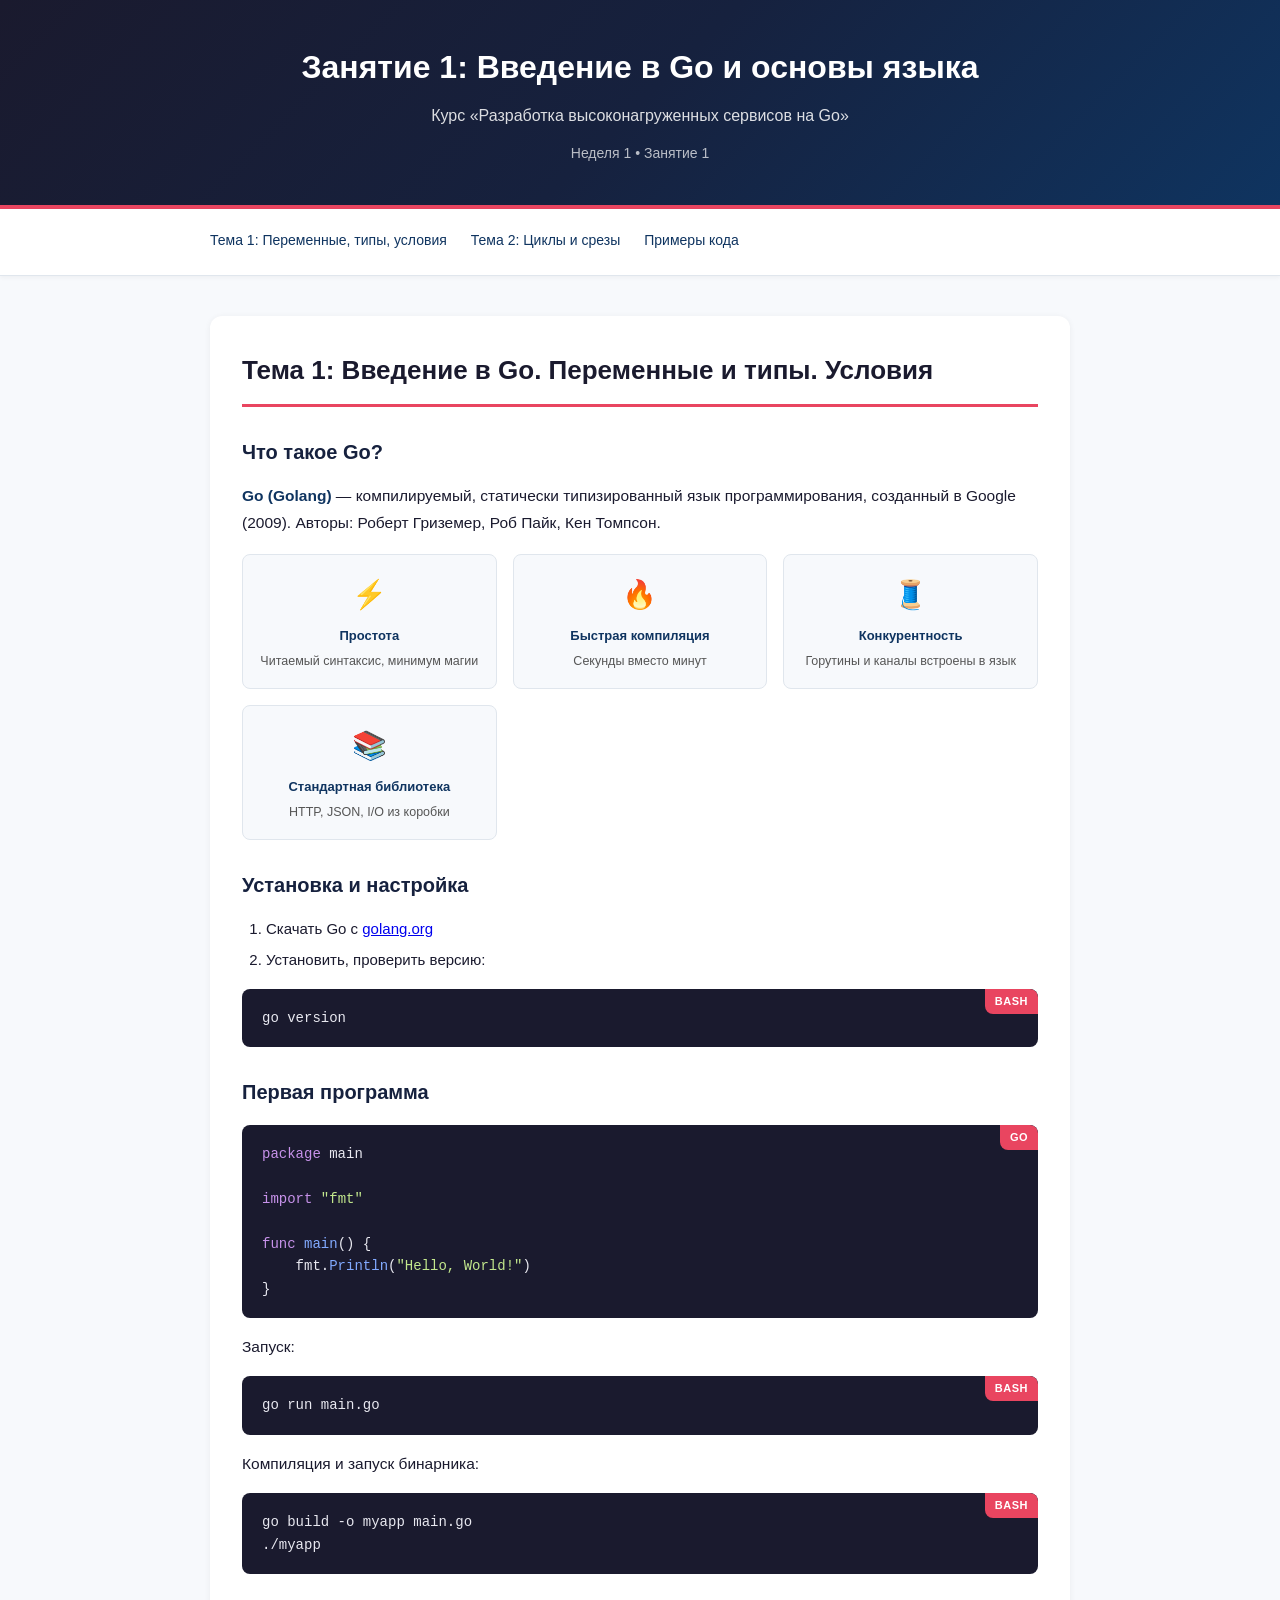
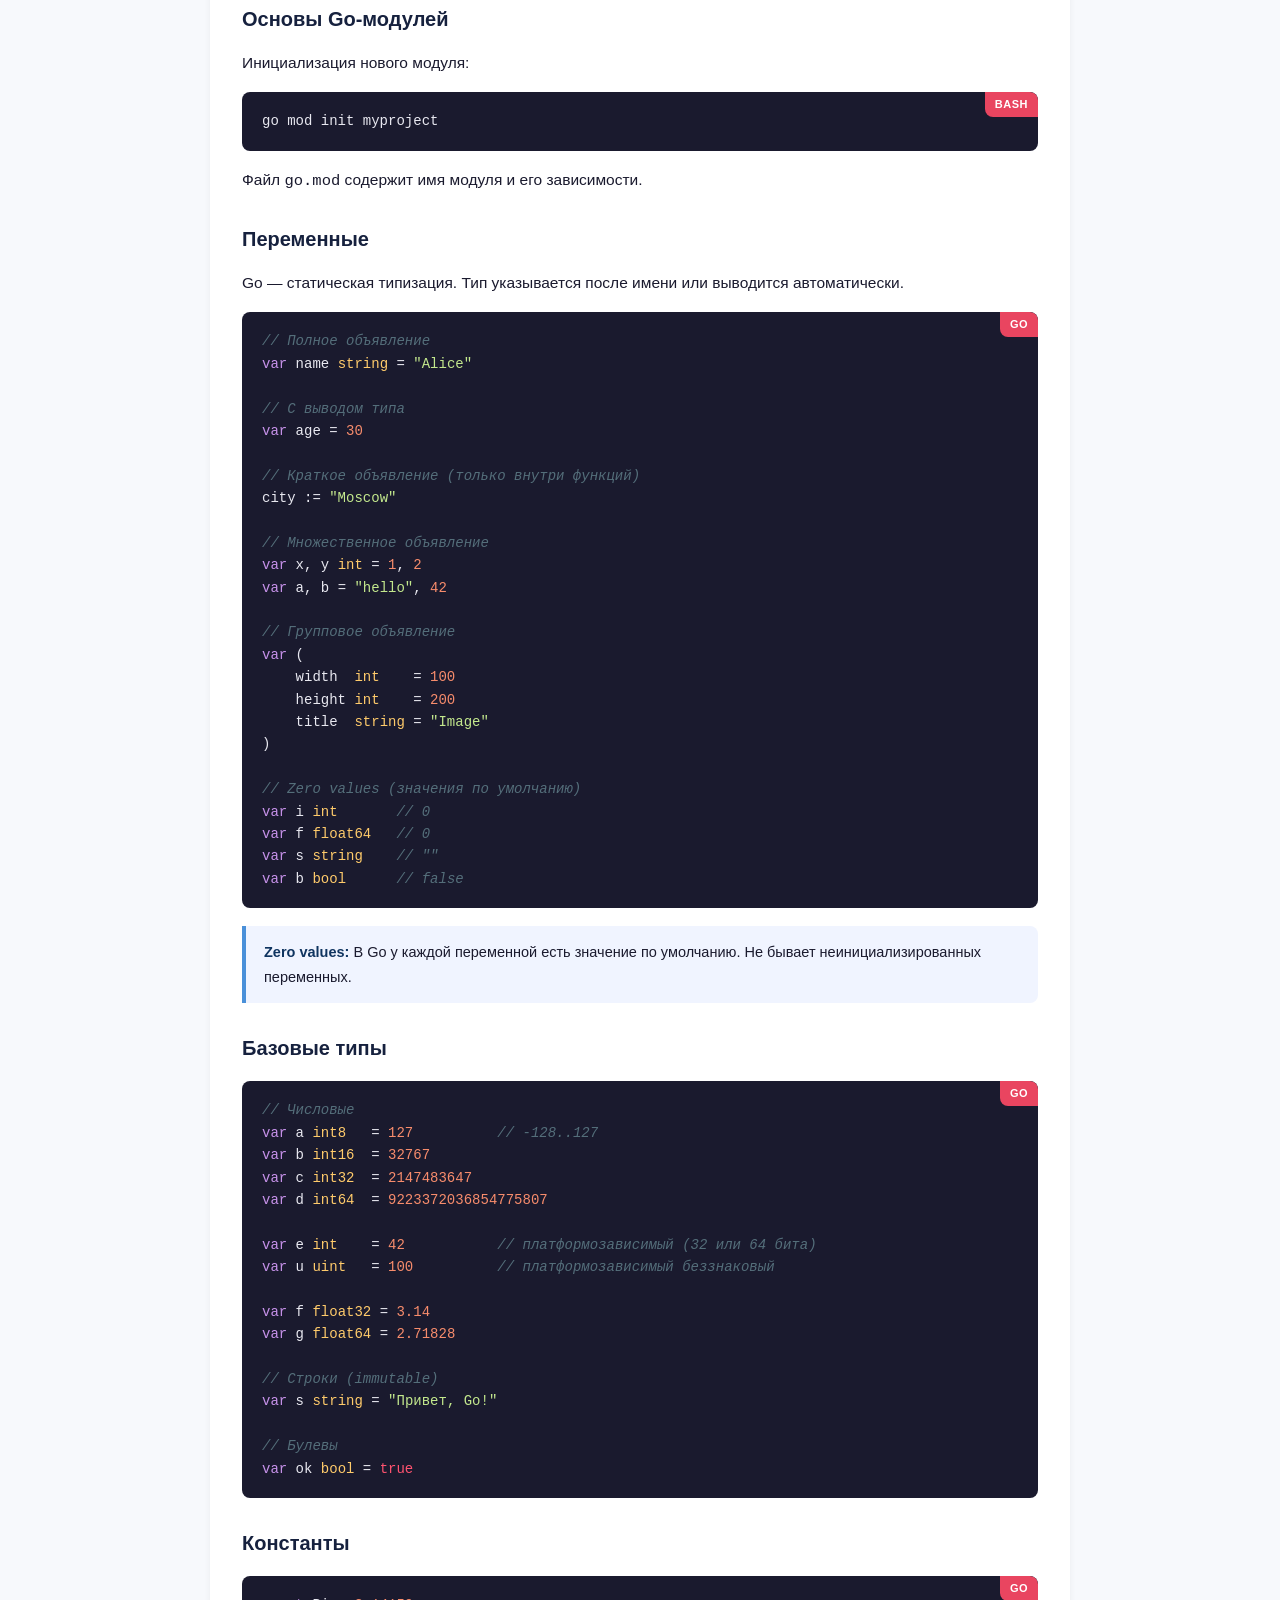
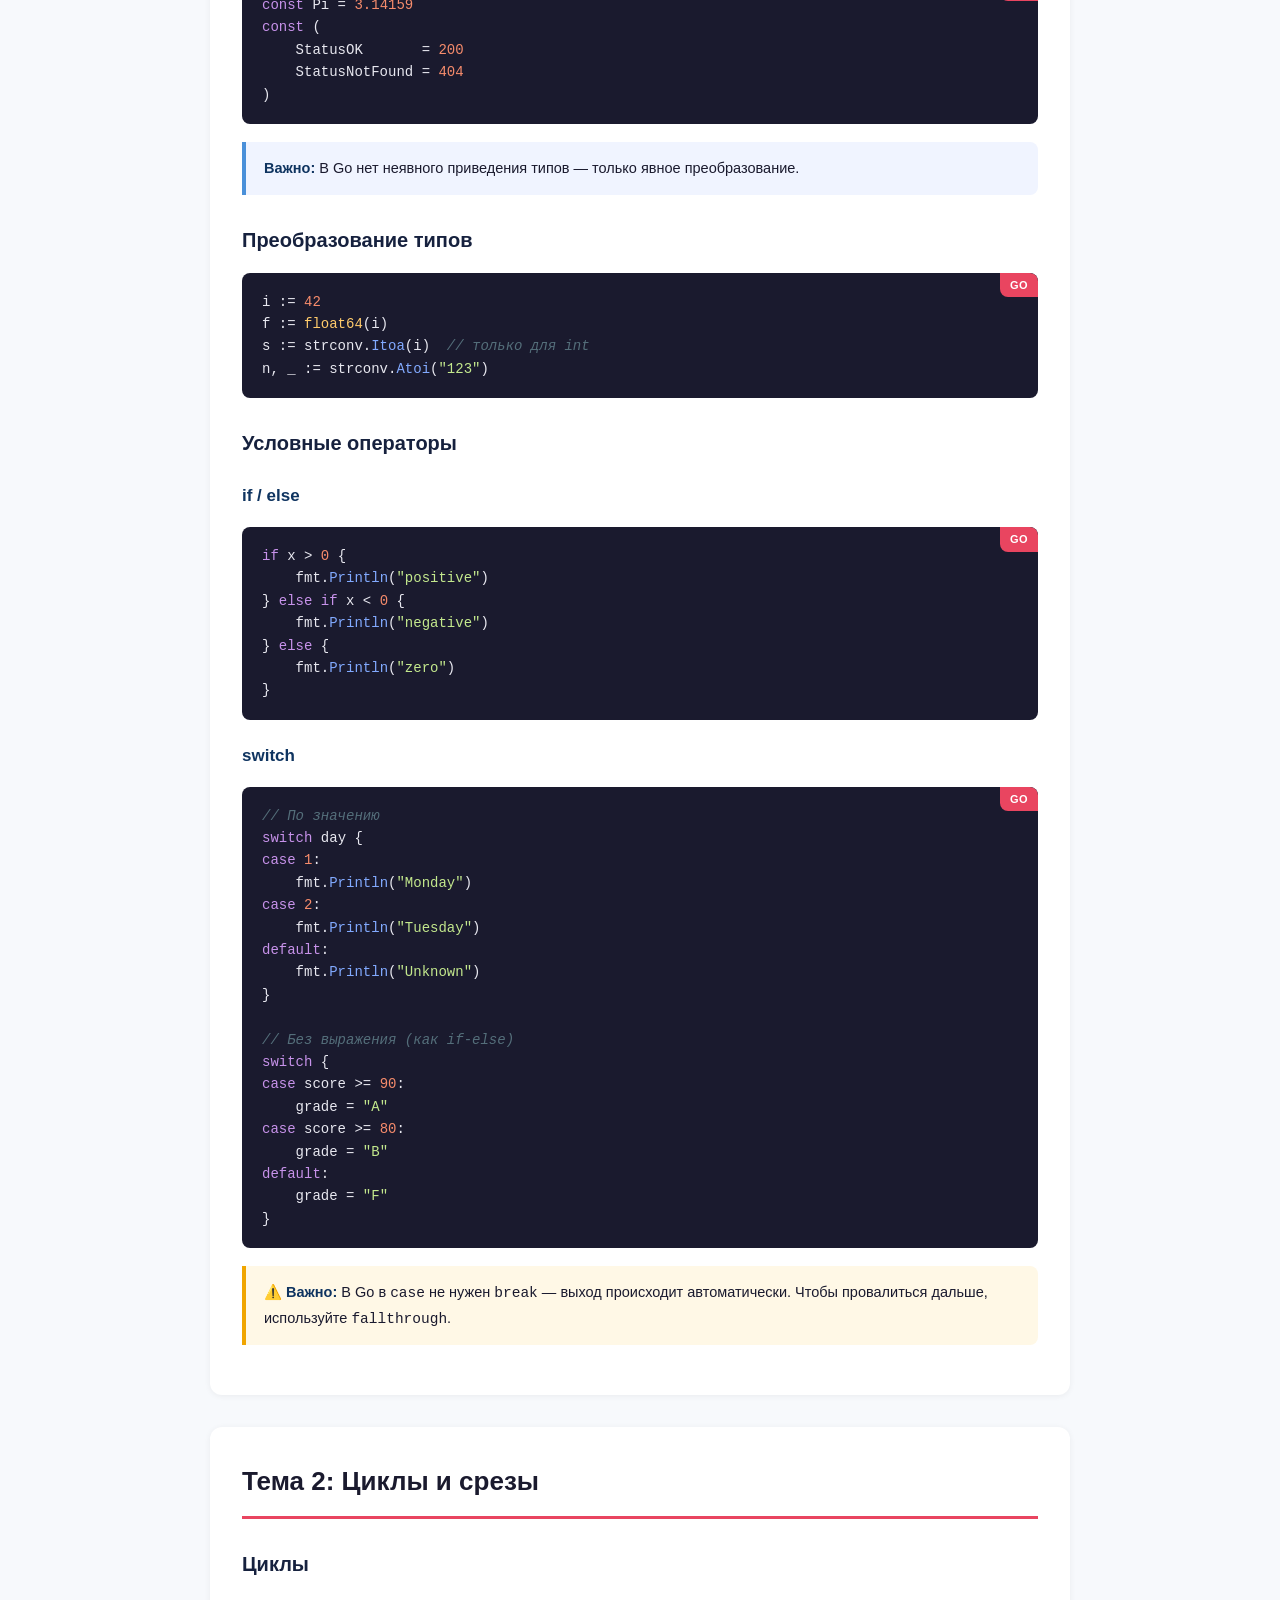
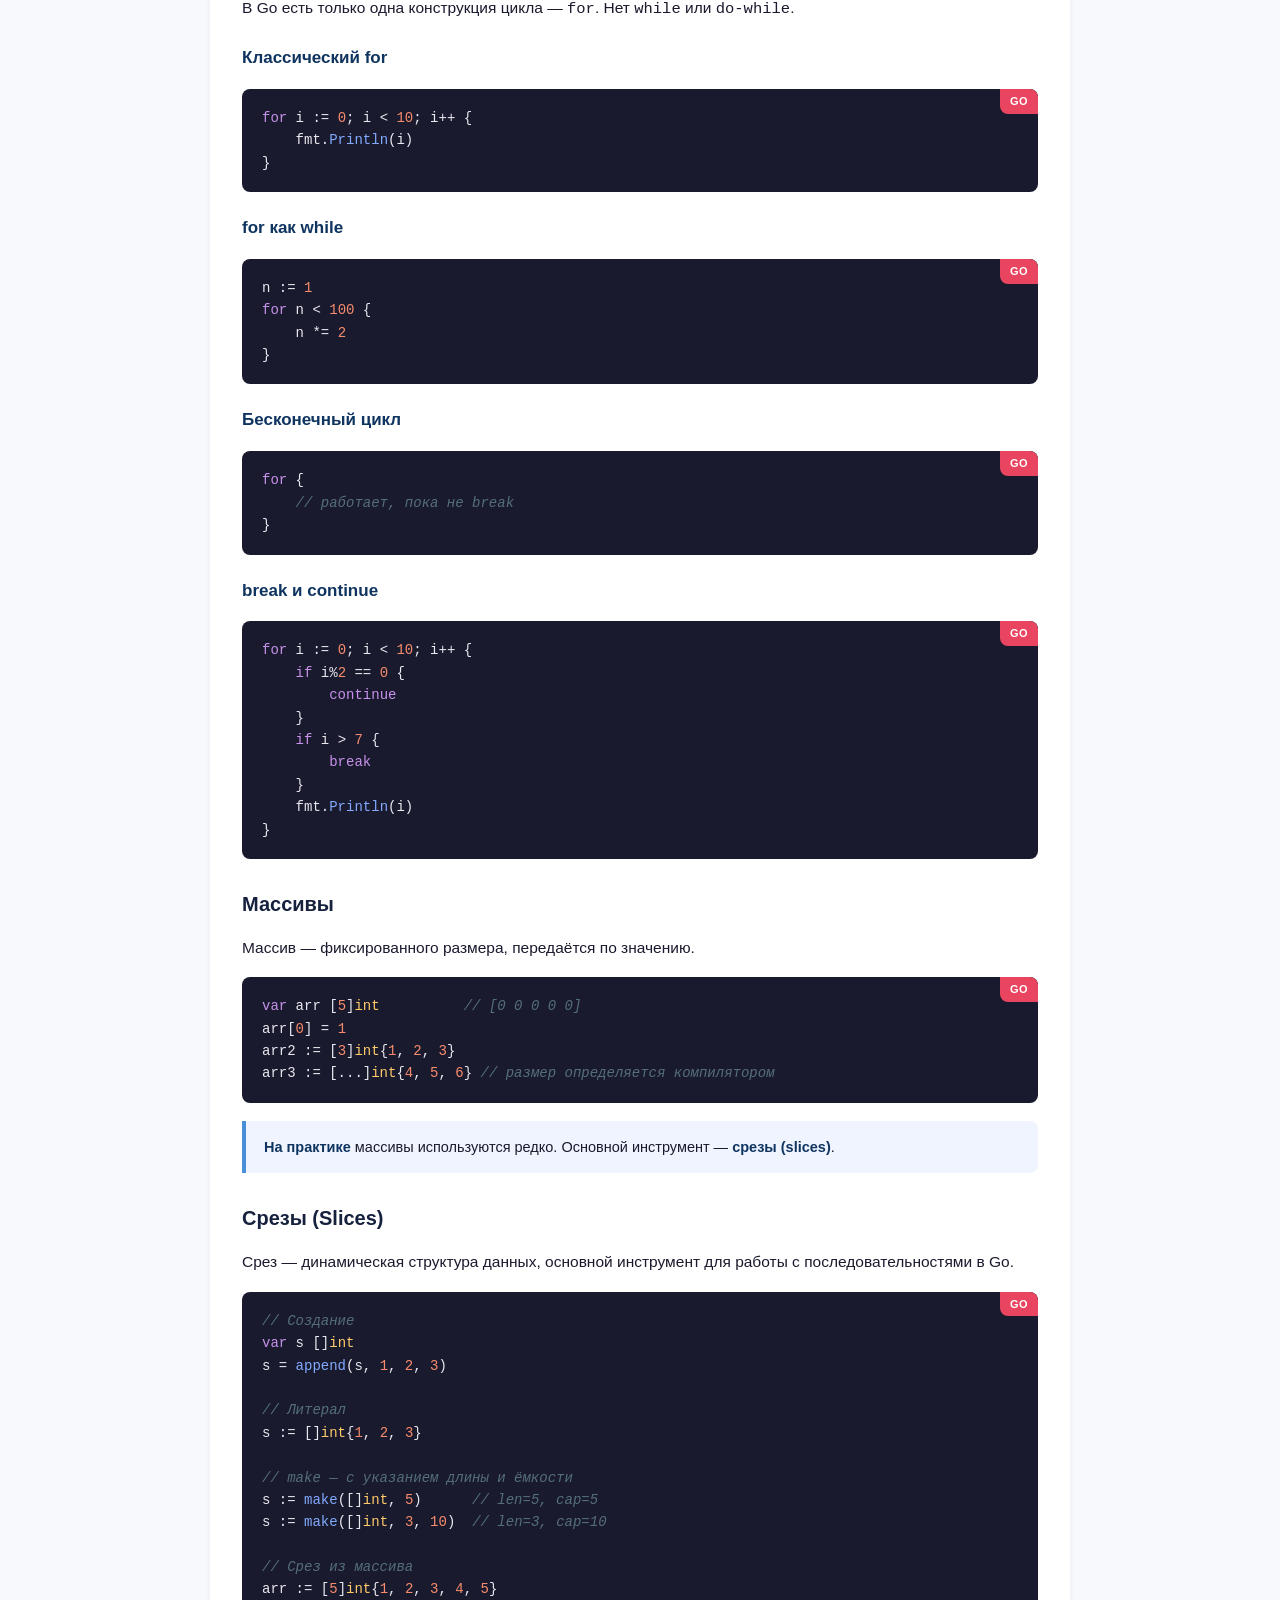
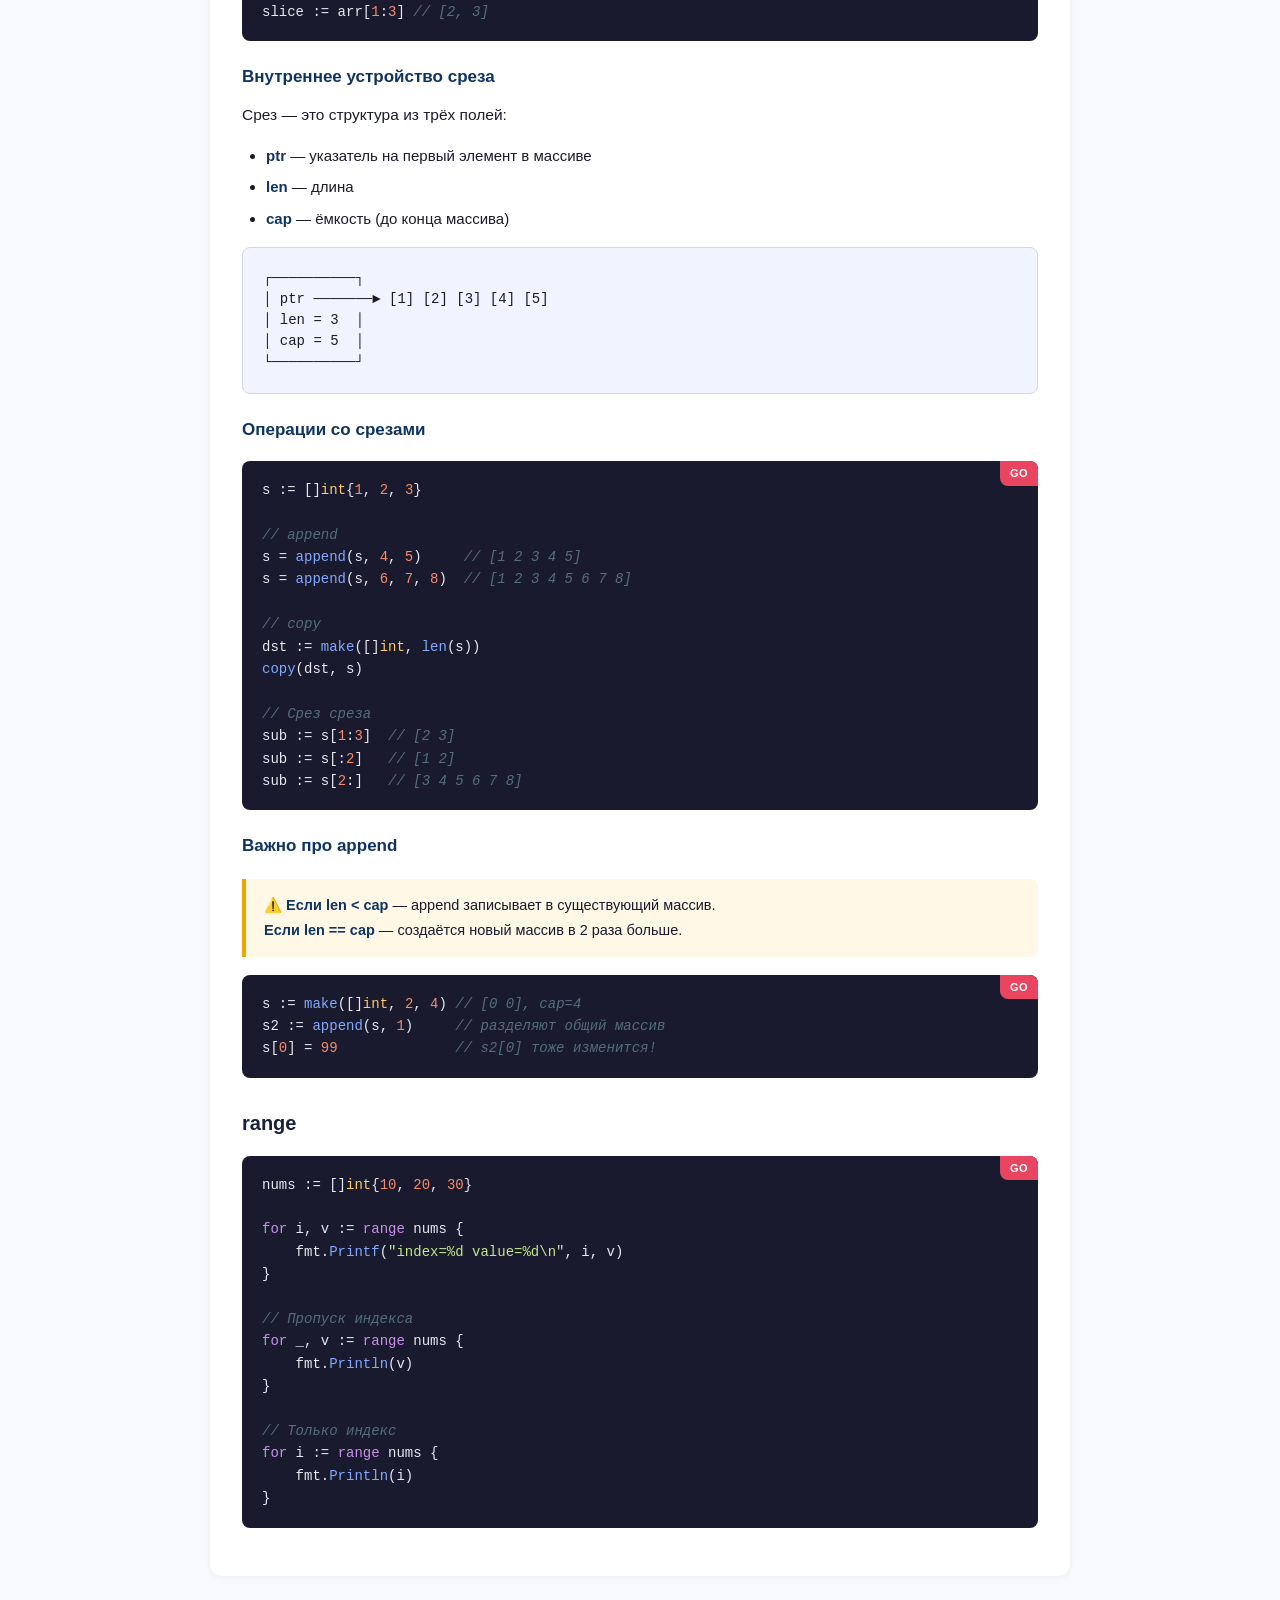
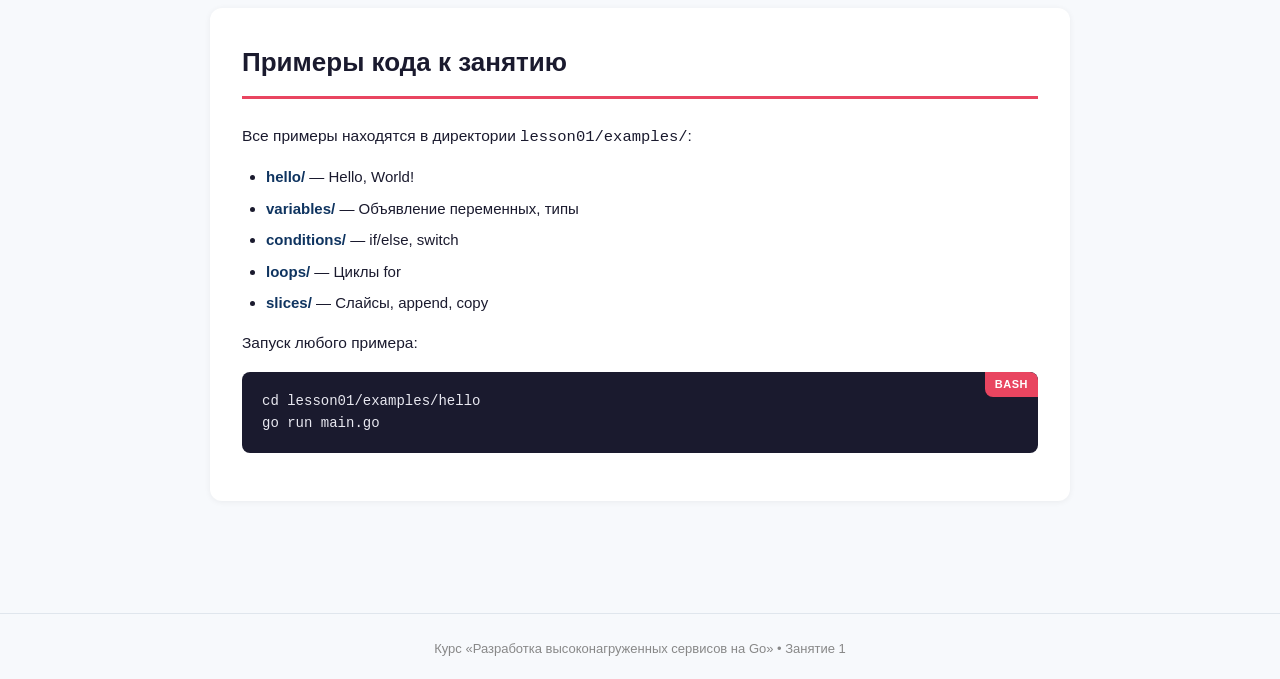
<file: lesson01/index.html>
<!DOCTYPE html>
<html lang="ru">
<head>
    <meta charset="UTF-8">
    <meta name="viewport" content="width=device-width, initial-scale=1.0">
    <title>Занятие 1 — Введение в Go и основы языка</title>
    <style>
        * {
            box-sizing: border-box;
            margin: 0;
            padding: 0;
        }

        body {
            font-family: -apple-system, BlinkMacSystemFont, 'Segoe UI', Roboto, 'Helvetica Neue', Arial, sans-serif;
            background: #f7f9fc;
            color: #1a1a2e;
            line-height: 1.7;
            padding: 0;
        }

        .header {
            background: linear-gradient(135deg, #1a1a2e 0%, #16213e 50%, #0f3460 100%);
            color: #fff;
            padding: 40px 20px;
            text-align: center;
            border-bottom: 4px solid #e94560;
        }

        .header h1 {
            font-size: 32px;
            font-weight: 700;
            margin-bottom: 8px;
        }

        .header .subtitle {
            font-size: 16px;
            opacity: 0.85;
            font-weight: 400;
        }

        .header .meta {
            margin-top: 12px;
            font-size: 14px;
            opacity: 0.7;
        }

        .container {
            max-width: 900px;
            margin: 0 auto;
            padding: 0 20px;
        }

        nav.topics {
            background: #fff;
            border-bottom: 1px solid #e0e6ed;
            padding: 16px 0;
            position: sticky;
            top: 0;
            z-index: 10;
            box-shadow: 0 2px 4px rgba(0,0,0,0.04);
        }

        nav.topics .container {
            display: flex;
            gap: 24px;
            flex-wrap: wrap;
        }

        nav.topics a {
            color: #0f3460;
            text-decoration: none;
            font-size: 14px;
            font-weight: 500;
            padding: 4px 0;
            border-bottom: 2px solid transparent;
            transition: border-color 0.2s;
        }

        nav.topics a:hover {
            border-bottom-color: #e94560;
        }

        .content {
            padding: 40px 0 80px;
        }

        .topic {
            background: #fff;
            border-radius: 12px;
            padding: 32px;
            margin-bottom: 32px;
            box-shadow: 0 1px 6px rgba(0,0,0,0.06);
        }

        .topic h2 {
            font-size: 26px;
            font-weight: 700;
            margin-bottom: 24px;
            padding-bottom: 12px;
            border-bottom: 3px solid #e94560;
            color: #1a1a2e;
        }

        .topic h3 {
            font-size: 20px;
            font-weight: 600;
            margin: 28px 0 14px;
            color: #16213e;
        }

        .topic h4 {
            font-size: 17px;
            font-weight: 600;
            margin: 22px 0 10px;
            color: #0f3460;
        }

        .topic p {
            margin-bottom: 14px;
            font-size: 15.5px;
        }

        .topic ul, .topic ol {
            margin: 10px 0 14px 24px;
        }

        .topic li {
            margin-bottom: 6px;
            font-size: 15px;
        }

        .topic strong {
            color: #0f3460;
        }

        .topic .note {
            background: #f0f4ff;
            border-left: 4px solid #4a90d9;
            padding: 14px 18px;
            margin: 18px 0;
            border-radius: 0 8px 8px 0;
            font-size: 14.5px;
            color: #1a1a2e;
        }

        .topic .warning {
            background: #fff8e6;
            border-left: 4px solid #f0a500;
            padding: 14px 18px;
            margin: 18px 0;
            border-radius: 0 8px 8px 0;
            font-size: 14.5px;
        }

        .code-block {
            background: #1a1a2e;
            border-radius: 8px;
            margin: 16px 0;
            overflow-x: auto;
            position: relative;
        }

        .code-block .lang-label {
            position: absolute;
            top: 0;
            right: 0;
            background: #e94560;
            color: #fff;
            font-size: 11px;
            font-weight: 600;
            padding: 3px 10px;
            border-radius: 0 8px 0 8px;
            text-transform: uppercase;
            letter-spacing: 0.5px;
        }

        .code-block pre {
            padding: 18px 20px;
            font-family: 'JetBrains Mono', 'Fira Code', 'Cascadia Code', 'Consolas', monospace;
            font-size: 14px;
            line-height: 1.6;
            color: #e8e8f0;
            overflow-x: auto;
            white-space: pre;
            tab-size: 4;
        }

        .code-block .kw { color: #c792ea; }
        .code-block .ty { color: #ffcb6b; }
        .code-block .str { color: #c3e88d; }
        .code-block .cm { color: #546e7a; font-style: italic; }
        .code-block .fn { color: #82aaff; }
        .code-block .num { color: #f78c6c; }
        .code-block .op { color: #89ddff; }
        .code-block .nl { color: #ff5370; }

        .diagram {
            background: #f0f4ff;
            border: 1px solid #d0d8e8;
            border-radius: 8px;
            padding: 20px;
            margin: 16px 0;
            font-family: 'JetBrains Mono', 'Consolas', monospace;
            font-size: 14px;
            line-height: 1.5;
            white-space: pre;
            overflow-x: auto;
            color: #1a1a2e;
        }

        .key-points {
            display: grid;
            grid-template-columns: repeat(auto-fit, minmax(200px, 1fr));
            gap: 16px;
            margin: 18px 0;
        }

        .key-point {
            background: #f7f9fc;
            border: 1px solid #e0e6ed;
            border-radius: 8px;
            padding: 16px;
            text-align: center;
        }

        .key-point .icon {
            font-size: 28px;
            margin-bottom: 6px;
        }

        .key-point .label {
            font-size: 13px;
            font-weight: 600;
            color: #0f3460;
        }

        .key-point .desc {
            font-size: 12.5px;
            color: #555;
            margin-top: 4px;
        }

        .footer {
            text-align: center;
            padding: 24px;
            color: #888;
            font-size: 13px;
            border-top: 1px solid #e0e6ed;
        }

        @media (max-width: 600px) {
            .header h1 { font-size: 24px; }
            .topic { padding: 20px; }
            .code-block pre { font-size: 12.5px; padding: 14px; }
        }
    </style>
</head>
<body>

<header class="header">
    <h1>Занятие 1: Введение в Go и основы языка</h1>
    <div class="subtitle">Курс «Разработка высоконагруженных сервисов на Go»</div>
    <div class="meta">Неделя 1 • Занятие 1</div>
</header>

<nav class="topics">
    <div class="container">
        <a href="#topic1">Тема 1: Переменные, типы, условия</a>
        <a href="#topic2">Тема 2: Циклы и срезы</a>
        <a href="#examples">Примеры кода</a>
    </div>
</nav>

<div class="content">
    <div class="container">

        <!-- ====== Тема 1 ====== -->
        <section class="topic" id="topic1">
            <h2>Тема 1: Введение в Go. Переменные и типы. Условия</h2>

            <h3>Что такое Go?</h3>
            <p>
                <strong>Go (Golang)</strong> — компилируемый, статически типизированный язык программирования,
                созданный в Google (2009). Авторы: Роберт Гриземер, Роб Пайк, Кен Томпсон.
            </p>

            <div class="key-points">
                <div class="key-point">
                    <div class="icon">⚡</div>
                    <div class="label">Простота</div>
                    <div class="desc">Читаемый синтаксис, минимум магии</div>
                </div>
                <div class="key-point">
                    <div class="icon">🔥</div>
                    <div class="label">Быстрая компиляция</div>
                    <div class="desc">Секунды вместо минут</div>
                </div>
                <div class="key-point">
                    <div class="icon">🧵</div>
                    <div class="label">Конкурентность</div>
                    <div class="desc">Горутины и каналы встроены в язык</div>
                </div>
                <div class="key-point">
                    <div class="icon">📚</div>
                    <div class="label">Стандартная библиотека</div>
                    <div class="desc">HTTP, JSON, I/O из коробки</div>
                </div>
            </div>

            <h3>Установка и настройка</h3>
            <ol>
                <li>Скачать Go с <a href="https://golang.org/dl/" target="_blank">golang.org</a></li>
                <li>Установить, проверить версию:</li>
            </ol>
            <div class="code-block">
                <span class="lang-label">Bash</span>
                <pre>go version</pre>
            </div>

            <h3>Первая программа</h3>
            <div class="code-block">
                <span class="lang-label">Go</span>
                <pre><span class="kw">package</span> main

<span class="kw">import</span> <span class="str">"fmt"</span>

<span class="kw">func</span> <span class="fn">main</span>() {
    fmt.<span class="fn">Println</span>(<span class="str">"Hello, World!"</span>)
}</pre>
            </div>

            <p>Запуск:</p>
            <div class="code-block">
                <span class="lang-label">Bash</span>
                <pre>go run main.go</pre>
            </div>

            <p>Компиляция и запуск бинарника:</p>
            <div class="code-block">
                <span class="lang-label">Bash</span>
                <pre>go build -o myapp main.go
./myapp</pre>
            </div>

            <h3>Основы Go-модулей</h3>
            <p>Инициализация нового модуля:</p>
            <div class="code-block">
                <span class="lang-label">Bash</span>
                <pre>go mod init myproject</pre>
            </div>
            <p>Файл <code>go.mod</code> содержит имя модуля и его зависимости.</p>

            <h3>Переменные</h3>
            <p>Go — статическая типизация. Тип указывается после имени или выводится автоматически.</p>

            <div class="code-block">
                <span class="lang-label">Go</span>
                <pre><span class="cm">// Полное объявление</span>
<span class="kw">var</span> name <span class="ty">string</span> = <span class="str">"Alice"</span>

<span class="cm">// С выводом типа</span>
<span class="kw">var</span> age = <span class="num">30</span>

<span class="cm">// Краткое объявление (только внутри функций)</span>
city := <span class="str">"Moscow"</span>

<span class="cm">// Множественное объявление</span>
<span class="kw">var</span> x, y <span class="ty">int</span> = <span class="num">1</span>, <span class="num">2</span>
<span class="kw">var</span> a, b = <span class="str">"hello"</span>, <span class="num">42</span>

<span class="cm">// Групповое объявление</span>
<span class="kw">var</span> (
    width  <span class="ty">int</span>    = <span class="num">100</span>
    height <span class="ty">int</span>    = <span class="num">200</span>
    title  <span class="ty">string</span> = <span class="str">"Image"</span>
)

<span class="cm">// Zero values (значения по умолчанию)</span>
<span class="kw">var</span> i <span class="ty">int</span>       <span class="cm">// 0</span>
<span class="kw">var</span> f <span class="ty">float64</span>   <span class="cm">// 0</span>
<span class="kw">var</span> s <span class="ty">string</span>    <span class="cm">// ""</span>
<span class="kw">var</span> b <span class="ty">bool</span>      <span class="cm">// false</span></pre>
            </div>

            <div class="note">
                <strong>Zero values:</strong> В Go у каждой переменной есть значение по умолчанию.
                Не бывает неинициализированных переменных.
            </div>

            <h3>Базовые типы</h3>
            <div class="code-block">
                <span class="lang-label">Go</span>
                <pre><span class="cm">// Числовые</span>
<span class="kw">var</span> a <span class="ty">int8</span>   = <span class="num">127</span>          <span class="cm">// -128..127</span>
<span class="kw">var</span> b <span class="ty">int16</span>  = <span class="num">32767</span>
<span class="kw">var</span> c <span class="ty">int32</span>  = <span class="num">2147483647</span>
<span class="kw">var</span> d <span class="ty">int64</span>  = <span class="num">9223372036854775807</span>

<span class="kw">var</span> e <span class="ty">int</span>    = <span class="num">42</span>           <span class="cm">// платформозависимый (32 или 64 бита)</span>
<span class="kw">var</span> u <span class="ty">uint</span>   = <span class="num">100</span>          <span class="cm">// платформозависимый беззнаковый</span>

<span class="kw">var</span> f <span class="ty">float32</span> = <span class="num">3.14</span>
<span class="kw">var</span> g <span class="ty">float64</span> = <span class="num">2.71828</span>

<span class="cm">// Строки (immutable)</span>
<span class="kw">var</span> s <span class="ty">string</span> = <span class="str">"Привет, Go!"</span>

<span class="cm">// Булевы</span>
<span class="kw">var</span> ok <span class="ty">bool</span> = <span class="nl">true</span></pre>
            </div>

            <h3>Константы</h3>
            <div class="code-block">
                <span class="lang-label">Go</span>
                <pre><span class="kw">const</span> Pi = <span class="num">3.14159</span>
<span class="kw">const</span> (
    StatusOK       = <span class="num">200</span>
    StatusNotFound = <span class="num">404</span>
)</pre>
            </div>

            <div class="note">
                <strong>Важно:</strong> В Go нет неявного приведения типов — только явное преобразование.
            </div>

            <h3>Преобразование типов</h3>
            <div class="code-block">
                <span class="lang-label">Go</span>
                <pre>i := <span class="num">42</span>
f := <span class="ty">float64</span>(i)
s := strconv.<span class="fn">Itoa</span>(i)  <span class="cm">// только для int</span>
n, _ := strconv.<span class="fn">Atoi</span>(<span class="str">"123"</span>)</pre>
            </div>

            <h3>Условные операторы</h3>

            <h4>if / else</h4>
            <div class="code-block">
                <span class="lang-label">Go</span>
                <pre><span class="kw">if</span> x > <span class="num">0</span> {
    fmt.<span class="fn">Println</span>(<span class="str">"positive"</span>)
} <span class="kw">else if</span> x < <span class="num">0</span> {
    fmt.<span class="fn">Println</span>(<span class="str">"negative"</span>)
} <span class="kw">else</span> {
    fmt.<span class="fn">Println</span>(<span class="str">"zero"</span>)
}</pre>
            </div>

            <h4>switch</h4>
            <div class="code-block">
                <span class="lang-label">Go</span>
                <pre><span class="cm">// По значению</span>
<span class="kw">switch</span> day {
<span class="kw">case</span> <span class="num">1</span>:
    fmt.<span class="fn">Println</span>(<span class="str">"Monday"</span>)
<span class="kw">case</span> <span class="num">2</span>:
    fmt.<span class="fn">Println</span>(<span class="str">"Tuesday"</span>)
<span class="kw">default</span>:
    fmt.<span class="fn">Println</span>(<span class="str">"Unknown"</span>)
}

<span class="cm">// Без выражения (как if-else)</span>
<span class="kw">switch</span> {
<span class="kw">case</span> score >= <span class="num">90</span>:
    grade = <span class="str">"A"</span>
<span class="kw">case</span> score >= <span class="num">80</span>:
    grade = <span class="str">"B"</span>
<span class="kw">default</span>:
    grade = <span class="str">"F"</span>
}</pre>
            </div>

            <div class="warning">
                <strong>⚠️ Важно:</strong> В Go в <code>case</code> не нужен <code>break</code> — выход происходит автоматически.
                Чтобы провалиться дальше, используйте <code>fallthrough</code>.
            </div>
        </section>

        <!-- ====== Тема 2 ====== -->
        <section class="topic" id="topic2">
            <h2>Тема 2: Циклы и срезы</h2>

            <h3>Циклы</h3>
            <p>В Go есть только одна конструкция цикла — <code>for</code>. Нет <code>while</code> или <code>do-while</code>.</p>

            <h4>Классический for</h4>
            <div class="code-block">
                <span class="lang-label">Go</span>
                <pre><span class="kw">for</span> i := <span class="num">0</span>; i < <span class="num">10</span>; i++ {
    fmt.<span class="fn">Println</span>(i)
}</pre>
            </div>

            <h4>for как while</h4>
            <div class="code-block">
                <span class="lang-label">Go</span>
                <pre>n := <span class="num">1</span>
<span class="kw">for</span> n < <span class="num">100</span> {
    n *= <span class="num">2</span>
}</pre>
            </div>

            <h4>Бесконечный цикл</h4>
            <div class="code-block">
                <span class="lang-label">Go</span>
                <pre><span class="kw">for</span> {
    <span class="cm">// работает, пока не break</span>
}</pre>
            </div>

            <h4>break и continue</h4>
            <div class="code-block">
                <span class="lang-label">Go</span>
                <pre><span class="kw">for</span> i := <span class="num">0</span>; i < <span class="num">10</span>; i++ {
    <span class="kw">if</span> i%<span class="num">2</span> == <span class="num">0</span> {
        <span class="kw">continue</span>
    }
    <span class="kw">if</span> i > <span class="num">7</span> {
        <span class="kw">break</span>
    }
    fmt.<span class="fn">Println</span>(i)
}</pre>
            </div>

            <h3>Массивы</h3>
            <p>Массив — фиксированного размера, передаётся по значению.</p>
            <div class="code-block">
                <span class="lang-label">Go</span>
                <pre><span class="kw">var</span> arr [<span class="num">5</span>]<span class="ty">int</span>          <span class="cm">// [0 0 0 0 0]</span>
arr[<span class="num">0</span>] = <span class="num">1</span>
arr2 := [<span class="num">3</span>]<span class="ty">int</span>{<span class="num">1</span>, <span class="num">2</span>, <span class="num">3</span>}
arr3 := [...]<span class="ty">int</span>{<span class="num">4</span>, <span class="num">5</span>, <span class="num">6</span>} <span class="cm">// размер определяется компилятором</span></pre>
            </div>

            <div class="note">
                <strong>На практике</strong> массивы используются редко. Основной инструмент — <strong>срезы (slices)</strong>.
            </div>

            <h3>Срезы (Slices)</h3>
            <p>Срез — динамическая структура данных, основной инструмент для работы с последовательностями в Go.</p>

            <div class="code-block">
                <span class="lang-label">Go</span>
                <pre><span class="cm">// Создание</span>
<span class="kw">var</span> s []<span class="ty">int</span>
s = <span class="fn">append</span>(s, <span class="num">1</span>, <span class="num">2</span>, <span class="num">3</span>)

<span class="cm">// Литерал</span>
s := []<span class="ty">int</span>{<span class="num">1</span>, <span class="num">2</span>, <span class="num">3</span>}

<span class="cm">// make — с указанием длины и ёмкости</span>
s := <span class="fn">make</span>([]<span class="ty">int</span>, <span class="num">5</span>)      <span class="cm">// len=5, cap=5</span>
s := <span class="fn">make</span>([]<span class="ty">int</span>, <span class="num">3</span>, <span class="num">10</span>)  <span class="cm">// len=3, cap=10</span>

<span class="cm">// Срез из массива</span>
arr := [<span class="num">5</span>]<span class="ty">int</span>{<span class="num">1</span>, <span class="num">2</span>, <span class="num">3</span>, <span class="num">4</span>, <span class="num">5</span>}
slice := arr[<span class="num">1</span>:<span class="num">3</span>] <span class="cm">// [2, 3]</span></pre>
            </div>

            <h4>Внутреннее устройство среза</h4>
            <p>Срез — это структура из трёх полей:</p>
            <ul>
                <li><strong>ptr</strong> — указатель на первый элемент в массиве</li>
                <li><strong>len</strong> — длина</li>
                <li><strong>cap</strong> — ёмкость (до конца массива)</li>
            </ul>

            <div class="diagram">┌──────────┐
│ ptr ───────► [1] [2] [3] [4] [5]
│ len = 3  │
│ cap = 5  │
└──────────┘</div>

            <h4>Операции со срезами</h4>
            <div class="code-block">
                <span class="lang-label">Go</span>
                <pre>s := []<span class="ty">int</span>{<span class="num">1</span>, <span class="num">2</span>, <span class="num">3</span>}

<span class="cm">// append</span>
s = <span class="fn">append</span>(s, <span class="num">4</span>, <span class="num">5</span>)     <span class="cm">// [1 2 3 4 5]</span>
s = <span class="fn">append</span>(s, <span class="num">6</span>, <span class="num">7</span>, <span class="num">8</span>)  <span class="cm">// [1 2 3 4 5 6 7 8]</span>

<span class="cm">// copy</span>
dst := <span class="fn">make</span>([]<span class="ty">int</span>, <span class="fn">len</span>(s))
<span class="fn">copy</span>(dst, s)

<span class="cm">// Срез среза</span>
sub := s[<span class="num">1</span>:<span class="num">3</span>]  <span class="cm">// [2 3]</span>
sub := s[:<span class="num">2</span>]   <span class="cm">// [1 2]</span>
sub := s[<span class="num">2</span>:]   <span class="cm">// [3 4 5 6 7 8]</span></pre>
            </div>

            <h4>Важно про append</h4>
            <div class="warning">
                <strong>⚠️ Если len &lt; cap</strong> — append записывает в существующий массив.<br>
                <strong>Если len == cap</strong> — создаётся новый массив в 2 раза больше.
            </div>

            <div class="code-block">
                <span class="lang-label">Go</span>
                <pre>s := <span class="fn">make</span>([]<span class="ty">int</span>, <span class="num">2</span>, <span class="num">4</span>) <span class="cm">// [0 0], cap=4</span>
s2 := <span class="fn">append</span>(s, <span class="num">1</span>)     <span class="cm">// разделяют общий массив</span>
s[<span class="num">0</span>] = <span class="num">99</span>              <span class="cm">// s2[0] тоже изменится!</span></pre>
            </div>

            <h3>range</h3>
            <div class="code-block">
                <span class="lang-label">Go</span>
                <pre>nums := []<span class="ty">int</span>{<span class="num">10</span>, <span class="num">20</span>, <span class="num">30</span>}

<span class="kw">for</span> i, v := <span class="kw">range</span> nums {
    fmt.<span class="fn">Printf</span>(<span class="str">"index=%d value=%d\n"</span>, i, v)
}

<span class="cm">// Пропуск индекса</span>
<span class="kw">for</span> _, v := <span class="kw">range</span> nums {
    fmt.<span class="fn">Println</span>(v)
}

<span class="cm">// Только индекс</span>
<span class="kw">for</span> i := <span class="kw">range</span> nums {
    fmt.<span class="fn">Println</span>(i)
}</pre>
            </div>
        </section>

        <!-- ====== Примеры кода ====== -->
        <section class="topic" id="examples">
            <h2>Примеры кода к занятию</h2>
            <p>Все примеры находятся в директории <code>lesson01/examples/</code>:</p>
            <ul>
                <li><strong>hello/</strong> — Hello, World!</li>
                <li><strong>variables/</strong> — Объявление переменных, типы</li>
                <li><strong>conditions/</strong> — if/else, switch</li>
                <li><strong>loops/</strong> — Циклы for</li>
                <li><strong>slices/</strong> — Слайсы, append, copy</li>
            </ul>
            <p>Запуск любого примера:</p>
            <div class="code-block">
                <span class="lang-label">Bash</span>
                <pre>cd lesson01/examples/hello
go run main.go</pre>
            </div>
        </section>

    </div>
</div>

<footer class="footer">
    Курс «Разработка высоконагруженных сервисов на Go» • Занятие 1
</footer>

</body>
</html>
</file>
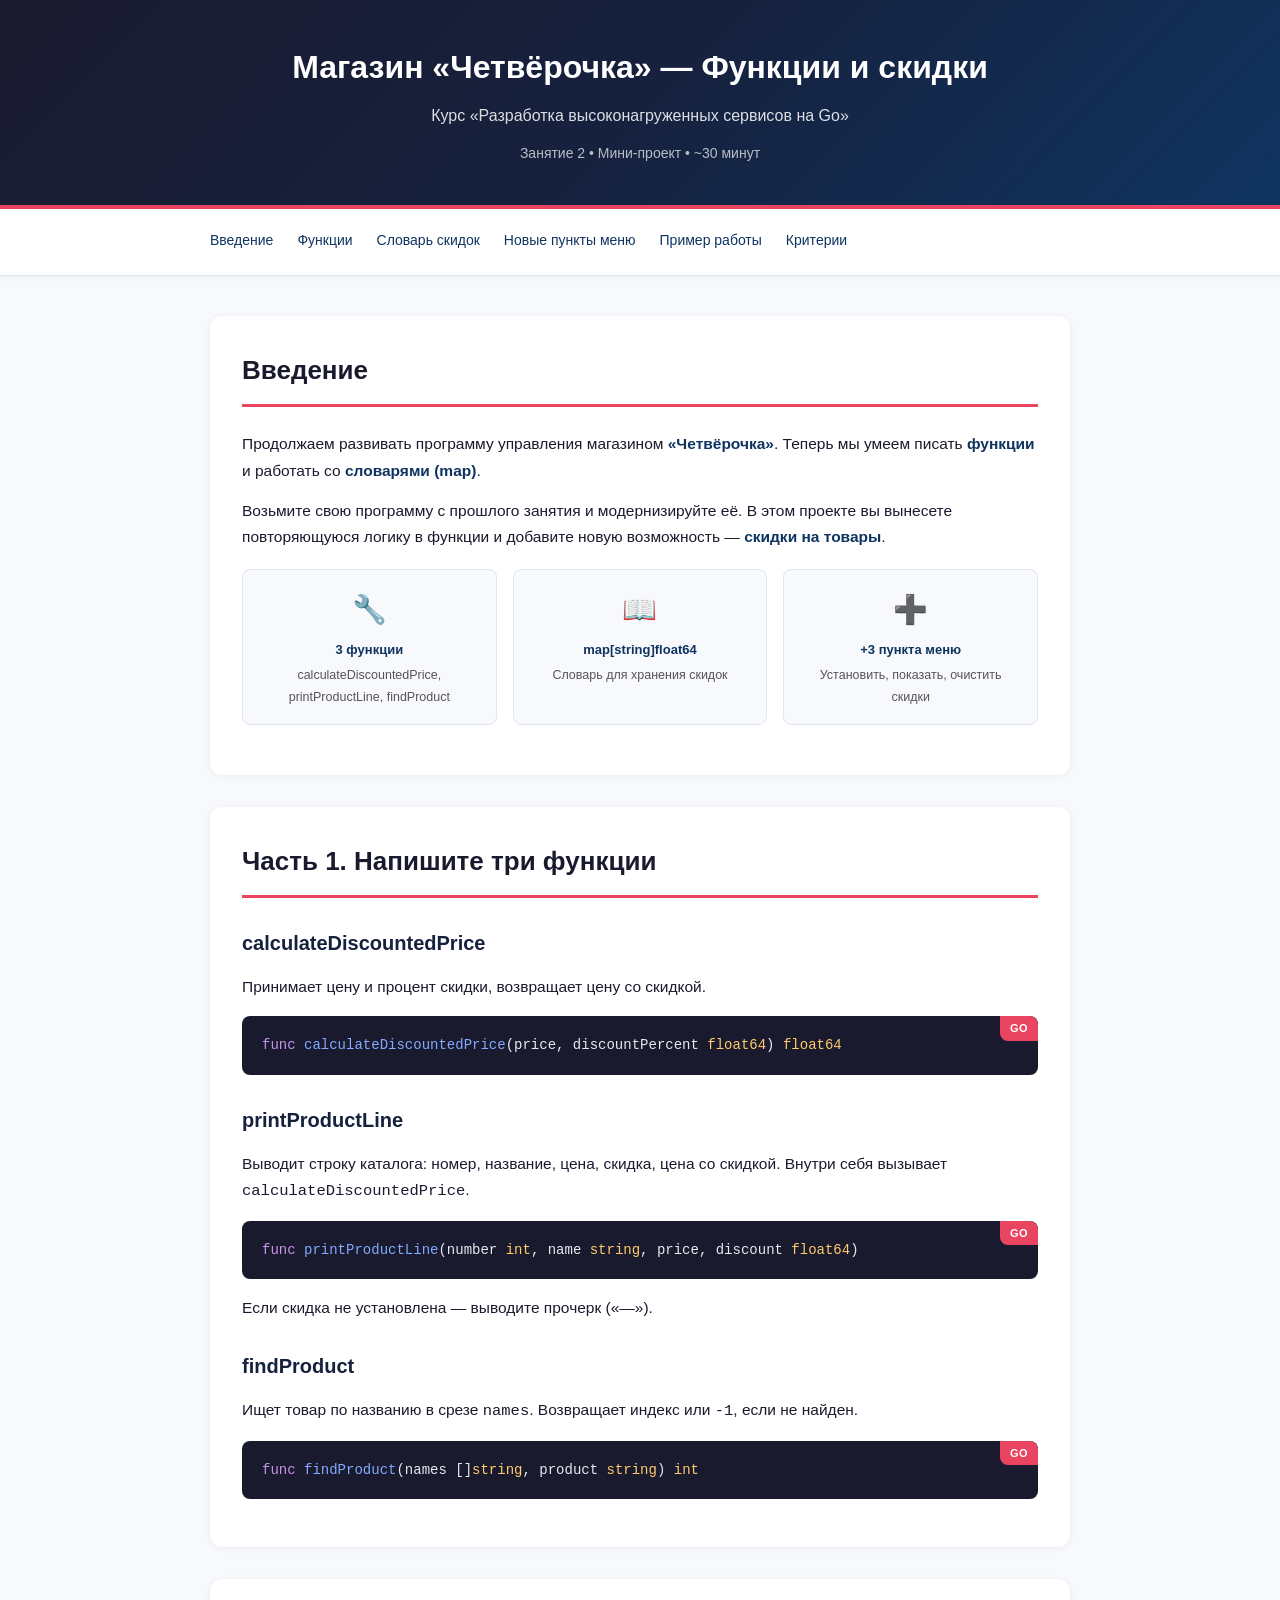
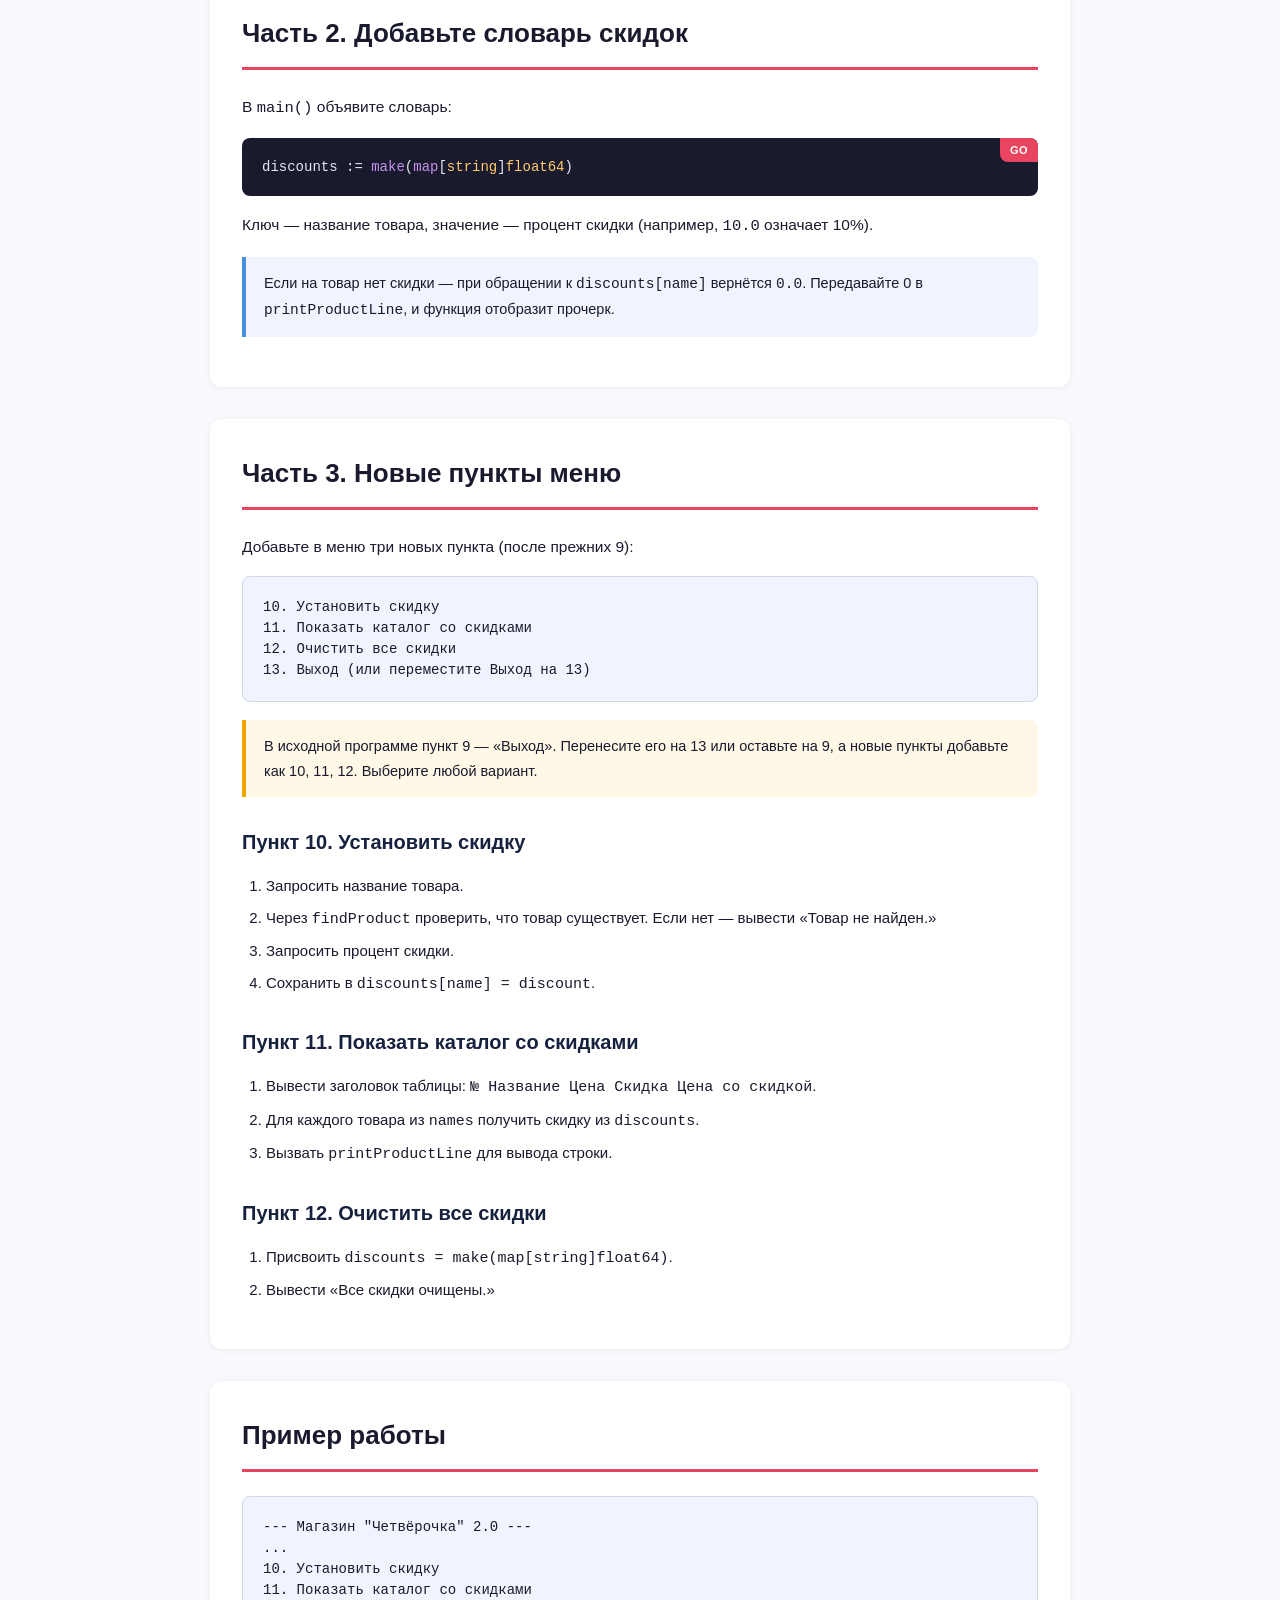
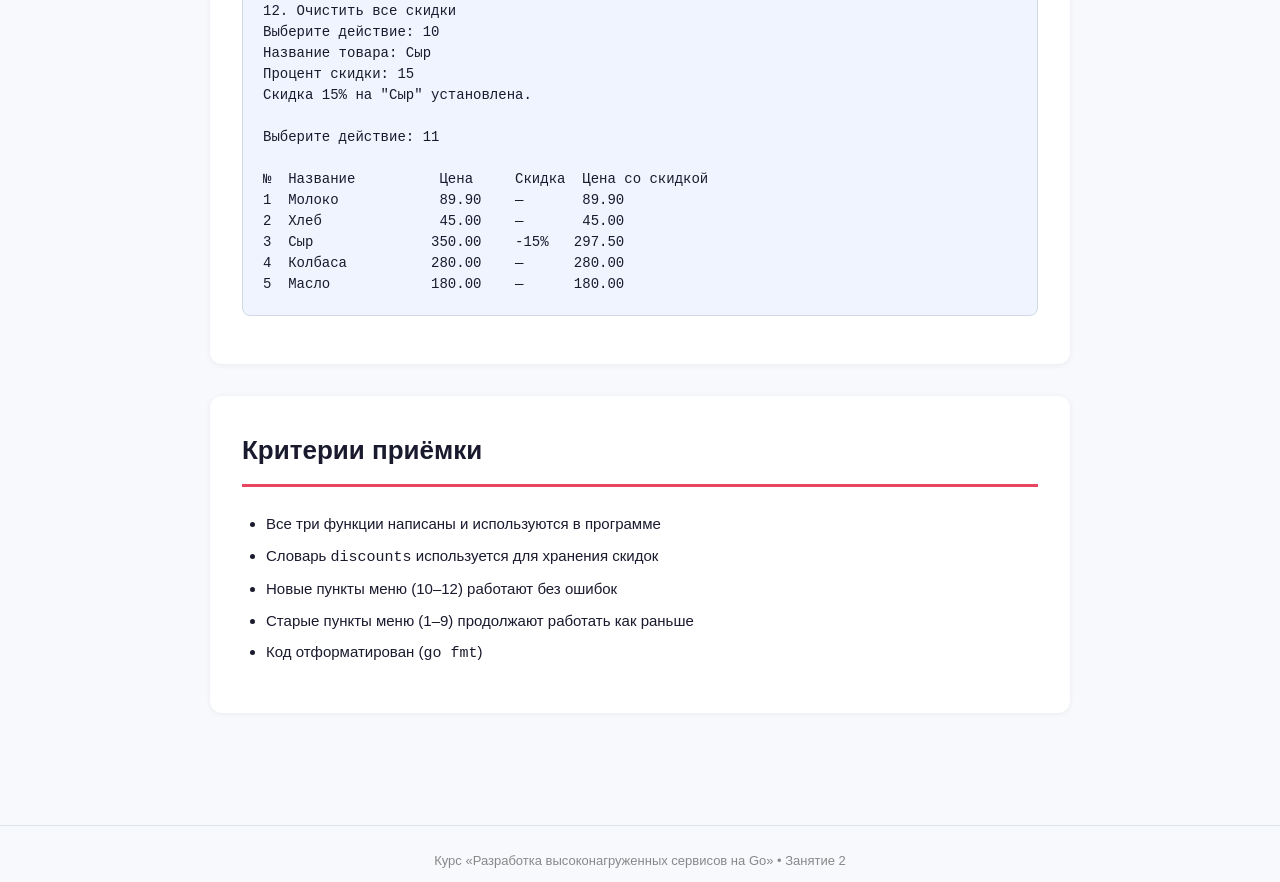
<file: lesson02/project/index.html>
<!DOCTYPE html>
<html lang="ru">
<head>
    <meta charset="UTF-8">
    <meta name="viewport" content="width=device-width, initial-scale=1.0">
    <title>Четвёрочка 2.0 — Функции и скидки</title>
    <style>
        * {
            box-sizing: border-box;
            margin: 0;
            padding: 0;
        }

        body {
            font-family: -apple-system, BlinkMacSystemFont, 'Segoe UI', Roboto, 'Helvetica Neue', Arial, sans-serif;
            background: #f7f9fc;
            color: #1a1a2e;
            line-height: 1.7;
            padding: 0;
        }

        .header {
            background: linear-gradient(135deg, #1a1a2e 0%, #16213e 50%, #0f3460 100%);
            color: #fff;
            padding: 40px 20px;
            text-align: center;
            border-bottom: 4px solid #e94560;
        }

        .header h1 {
            font-size: 32px;
            font-weight: 700;
            margin-bottom: 8px;
        }

        .header .subtitle {
            font-size: 16px;
            opacity: 0.85;
            font-weight: 400;
        }

        .header .meta {
            margin-top: 12px;
            font-size: 14px;
            opacity: 0.7;
        }

        .container {
            max-width: 900px;
            margin: 0 auto;
            padding: 0 20px;
        }

        nav.topics {
            background: #fff;
            border-bottom: 1px solid #e0e6ed;
            padding: 16px 0;
            position: sticky;
            top: 0;
            z-index: 10;
            box-shadow: 0 2px 4px rgba(0,0,0,0.04);
        }

        nav.topics .container {
            display: flex;
            gap: 24px;
            flex-wrap: wrap;
        }

        nav.topics a {
            color: #0f3460;
            text-decoration: none;
            font-size: 14px;
            font-weight: 500;
            padding: 4px 0;
            border-bottom: 2px solid transparent;
            transition: border-color 0.2s;
        }

        nav.topics a:hover {
            border-bottom-color: #e94560;
        }

        .content {
            padding: 40px 0 80px;
        }

        .topic {
            background: #fff;
            border-radius: 12px;
            padding: 32px;
            margin-bottom: 32px;
            box-shadow: 0 1px 6px rgba(0,0,0,0.06);
        }

        .topic h2 {
            font-size: 26px;
            font-weight: 700;
            margin-bottom: 24px;
            padding-bottom: 12px;
            border-bottom: 3px solid #e94560;
            color: #1a1a2e;
        }

        .topic h3 {
            font-size: 20px;
            font-weight: 600;
            margin: 28px 0 14px;
            color: #16213e;
        }

        .topic h4 {
            font-size: 17px;
            font-weight: 600;
            margin: 22px 0 10px;
            color: #0f3460;
        }

        .topic p {
            margin-bottom: 14px;
            font-size: 15.5px;
        }

        .topic ul, .topic ol {
            margin: 10px 0 14px 24px;
        }

        .topic li {
            margin-bottom: 6px;
            font-size: 15px;
        }

        .topic strong {
            color: #0f3460;
        }

        .topic .note {
            background: #f0f4ff;
            border-left: 4px solid #4a90d9;
            padding: 14px 18px;
            margin: 18px 0;
            border-radius: 0 8px 8px 0;
            font-size: 14.5px;
            color: #1a1a2e;
        }

        .topic .warning {
            background: #fff8e6;
            border-left: 4px solid #f0a500;
            padding: 14px 18px;
            margin: 18px 0;
            border-radius: 0 8px 8px 0;
            font-size: 14.5px;
        }

        .code-block {
            background: #1a1a2e;
            border-radius: 8px;
            margin: 16px 0;
            overflow-x: auto;
            position: relative;
        }

        .code-block .lang-label {
            position: absolute;
            top: 0;
            right: 0;
            background: #e94560;
            color: #fff;
            font-size: 11px;
            font-weight: 600;
            padding: 3px 10px;
            border-radius: 0 8px 0 8px;
            text-transform: uppercase;
            letter-spacing: 0.5px;
        }

        .code-block pre {
            padding: 18px 20px;
            font-family: 'JetBrains Mono', 'Fira Code', 'Cascadia Code', 'Consolas', monospace;
            font-size: 14px;
            line-height: 1.6;
            color: #e8e8f0;
            overflow-x: auto;
            white-space: pre;
            tab-size: 4;
        }

        .code-block .kw { color: #c792ea; }
        .code-block .ty { color: #ffcb6b; }
        .code-block .str { color: #c3e88d; }
        .code-block .cm { color: #546e7a; font-style: italic; }
        .code-block .fn { color: #82aaff; }
        .code-block .num { color: #f78c6c; }
        .code-block .op { color: #89ddff; }
        .code-block .nl { color: #ff5370; }

        .diagram {
            background: #f0f4ff;
            border: 1px solid #d0d8e8;
            border-radius: 8px;
            padding: 20px;
            margin: 16px 0;
            font-family: 'JetBrains Mono', 'Consolas', monospace;
            font-size: 14px;
            line-height: 1.5;
            white-space: pre;
            overflow-x: auto;
            color: #1a1a2e;
        }

        .key-points {
            display: grid;
            grid-template-columns: repeat(auto-fit, minmax(200px, 1fr));
            gap: 16px;
            margin: 18px 0;
        }

        .key-point {
            background: #f7f9fc;
            border: 1px solid #e0e6ed;
            border-radius: 8px;
            padding: 16px;
            text-align: center;
        }

        .key-point .icon {
            font-size: 28px;
            margin-bottom: 6px;
        }

        .key-point .label {
            font-size: 13px;
            font-weight: 600;
            color: #0f3460;
        }

        .key-point .desc {
            font-size: 12.5px;
            color: #555;
            margin-top: 4px;
        }

        .footer {
            text-align: center;
            padding: 24px;
            color: #888;
            font-size: 13px;
            border-top: 1px solid #e0e6ed;
        }

        @media (max-width: 600px) {
            .header h1 { font-size: 24px; }
            .topic { padding: 20px; }
            .code-block pre { font-size: 12.5px; padding: 14px; }
        }
    </style>
</head>
<body>

<header class="header">
    <h1>Магазин «Четвёрочка» — Функции и скидки</h1>
    <div class="subtitle">Курс «Разработка высоконагруженных сервисов на Go»</div>
    <div class="meta">Занятие 2 • Мини-проект • ~30 минут</div>
</header>

<nav class="topics">
    <div class="container">
        <a href="#intro">Введение</a>
        <a href="#funcs">Функции</a>
        <a href="#map">Словарь скидок</a>
        <a href="#menu">Новые пункты меню</a>
        <a href="#example">Пример работы</a>
        <a href="#criteria">Критерии</a>
    </div>
</nav>

<div class="content">
    <div class="container">

        <section class="topic" id="intro">
            <h2>Введение</h2>
            <p>
                Продолжаем развивать программу управления магазином
                <strong>«Четвёрочка»</strong>. Теперь мы умеем писать <strong>функции</strong>
                и работать со <strong>словарями (map)</strong>.
            </p>
            <p>
                Возьмите свою программу с прошлого занятия и модернизируйте её.
                В этом проекте вы вынесете повторяющуюся логику в функции и добавите
                новую возможность — <strong>скидки на товары</strong>.
            </p>

            <div class="key-points">
                <div class="key-point">
                    <div class="icon">🔧</div>
                    <div class="label">3 функции</div>
                    <div class="desc">calculateDiscountedPrice, printProductLine, findProduct</div>
                </div>
                <div class="key-point">
                    <div class="icon">📖</div>
                    <div class="label">map[string]float64</div>
                    <div class="desc">Словарь для хранения скидок</div>
                </div>
                <div class="key-point">
                    <div class="icon">➕</div>
                    <div class="label">+3 пункта меню</div>
                    <div class="desc">Установить, показать, очистить скидки</div>
                </div>
            </div>
        </section>

        <section class="topic" id="funcs">
            <h2>Часть 1. Напишите три функции</h2>

            <h3>calculateDiscountedPrice</h3>
            <p>Принимает цену и процент скидки, возвращает цену со скидкой.</p>
            <div class="code-block">
                <span class="lang-label">Go</span>
                <pre><span class="kw">func</span> <span class="fn">calculateDiscountedPrice</span>(price, discountPercent <span class="ty">float64</span>) <span class="ty">float64</span></pre>
            </div>

            <h3>printProductLine</h3>
            <p>
                Выводит строку каталога: номер, название, цена, скидка, цена со скидкой.
                Внутри себя вызывает <code>calculateDiscountedPrice</code>.
            </p>
            <div class="code-block">
                <span class="lang-label">Go</span>
                <pre><span class="kw">func</span> <span class="fn">printProductLine</span>(number <span class="ty">int</span>, name <span class="ty">string</span>, price, discount <span class="ty">float64</span>)</pre>
            </div>
            <p>Если скидка не установлена &mdash; выводите прочерк (&laquo;&mdash;&raquo;).</p>

            <h3>findProduct</h3>
            <p>Ищет товар по названию в срезе <code>names</code>. Возвращает индекс или <code>-1</code>, если не найден.</p>
            <div class="code-block">
                <span class="lang-label">Go</span>
                <pre><span class="kw">func</span> <span class="fn">findProduct</span>(names []<span class="ty">string</span>, product <span class="ty">string</span>) <span class="ty">int</span></pre>
            </div>
        </section>

        <section class="topic" id="map">
            <h2>Часть 2. Добавьте словарь скидок</h2>

            <p>В <code>main()</code> объявите словарь:</p>
            <div class="code-block">
                <span class="lang-label">Go</span>
                <pre>discounts := <span class="kw">make</span>(<span class="kw">map</span>[<span class="ty">string</span>]<span class="ty">float64</span>)</pre>
            </div>
            <p>
                Ключ &mdash; название товара, значение &mdash; процент скидки
                (например, <code>10.0</code> означает 10%).
            </p>
            <div class="note">
                Если на товар нет скидки &mdash; при обращении к <code>discounts[name]</code>
                вернётся <code>0.0</code>. Передавайте 0 в <code>printProductLine</code>,
                и функция отобразит прочерк.
            </div>
        </section>

        <section class="topic" id="menu">
            <h2>Часть 3. Новые пункты меню</h2>

            <p>Добавьте в меню три новых пункта (после прежних 9):</p>

            <div class="diagram">10. Установить скидку
11. Показать каталог со скидками
12. Очистить все скидки
13. Выход (или переместите Выход на 13)</div>

            <div class="warning">
                В исходной программе пункт 9 &mdash; «Выход». Перенесите его на 13 или оставьте
                на 9, а новые пункты добавьте как 10, 11, 12. Выберите любой вариант.
            </div>

            <h3>Пункт 10. Установить скидку</h3>
            <ol>
                <li>Запросить название товара.</li>
                <li>Через <code>findProduct</code> проверить, что товар существует. Если нет &mdash; вывести &laquo;Товар не найден.&raquo;</li>
                <li>Запросить процент скидки.</li>
                <li>Сохранить в <code>discounts[name] = discount</code>.</li>
            </ol>

            <h3>Пункт 11. Показать каталог со скидками</h3>
            <ol>
                <li>Вывести заголовок таблицы: <kbd>№  Название  Цена  Скидка  Цена со скидкой</kbd>.</li>
                <li>Для каждого товара из <code>names</code> получить скидку из <code>discounts</code>.</li>
                <li>Вызвать <code>printProductLine</code> для вывода строки.</li>
            </ol>

            <h3>Пункт 12. Очистить все скидки</h3>
            <ol>
                <li>Присвоить <code>discounts = make(map[string]float64)</code>.</li>
                <li>Вывести &laquo;Все скидки очищены.&raquo;</li>
            </ol>
        </section>

        <section class="topic" id="example">
            <h2>Пример работы</h2>

            <div class="diagram">--- Магазин "Четвёрочка" 2.0 ---
...
10. Установить скидку
11. Показать каталог со скидками
12. Очистить все скидки
Выберите действие: 10
Название товара: Сыр
Процент скидки: 15
Скидка 15% на "Сыр" установлена.

Выберите действие: 11

№  Название          Цена     Скидка  Цена со скидкой
1  Молоко            89.90    —       89.90
2  Хлеб              45.00    —       45.00
3  Сыр              350.00    -15%   297.50
4  Колбаса          280.00    —      280.00
5  Масло            180.00    —      180.00</div>
        </section>

        <section class="topic" id="criteria">
            <h2>Критерии приёмки</h2>

            <ul>
                <li>Все три функции написаны и используются в программе</li>
                <li>Словарь <code>discounts</code> используется для хранения скидок</li>
                <li>Новые пункты меню (10&ndash;12) работают без ошибок</li>
                <li>Старые пункты меню (1&ndash;9) продолжают работать как раньше</li>
                <li>Код отформатирован (<code>go fmt</code>)</li>
            </ul>
        </section>

    </div>
</div>

<div class="footer">
    Курс «Разработка высоконагруженных сервисов на Go» • Занятие 2
</div>

</body>
</html>
</file>
